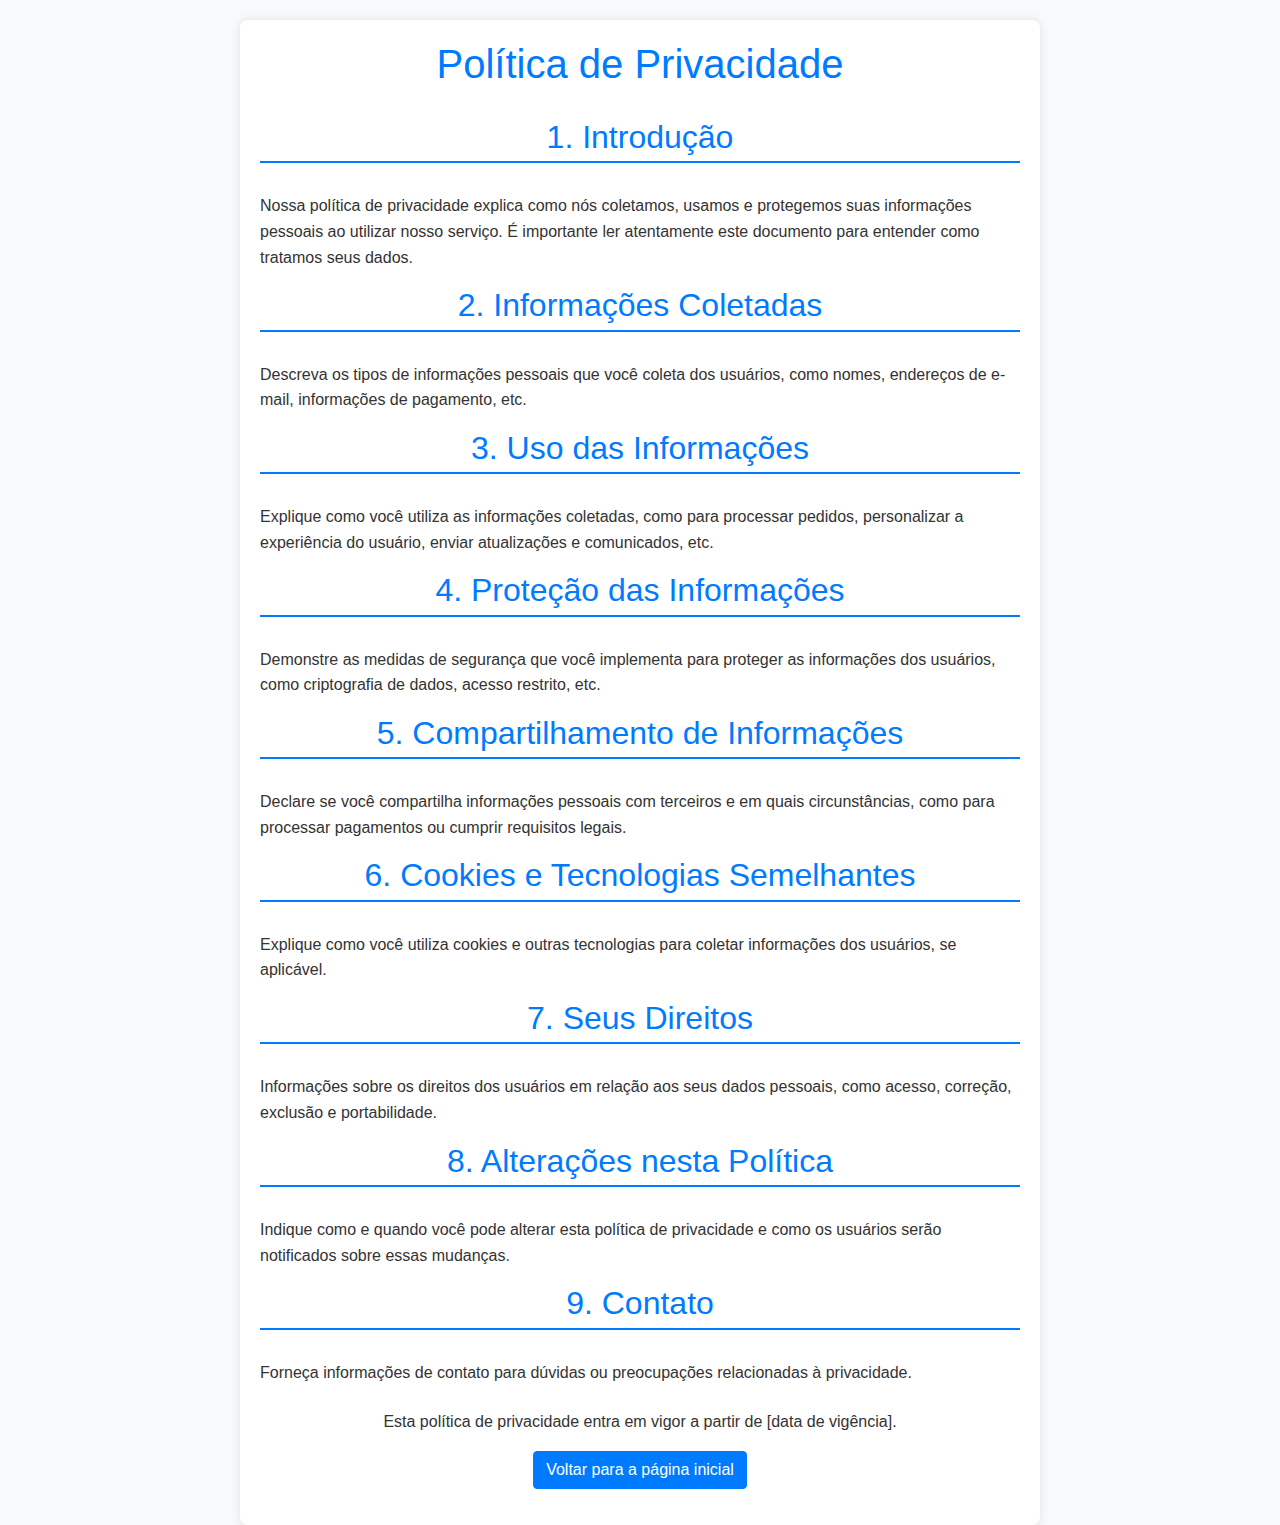
<file: templates/privacy.html>
<!DOCTYPE html>
<html lang="pt-BR">

<head>
    <meta charset="UTF-8">
    <meta name="viewport" content="width=device-width, initial-scale=1.0">
    <title>Política de Privacidade - Meu Site com Flask</title>
    <link href="https://maxcdn.bootstrapcdn.com/bootstrap/4.0.0/css/bootstrap.min.css" rel="stylesheet">
    <style>
        body {
            font-family: 'Arial', sans-serif;
            background-color: #f8f9fa;
            color: #333;
            padding-top: 20px;
        }

        .container {
            max-width: 800px;
            margin: 0 auto;
            padding: 20px;
            background-color: #fff;
            border-radius: 8px;
            box-shadow: 0 0 10px rgba(0, 0, 0, 0.1);
        }

        h1,
        h2 {
            color: #007bff;
            text-align: center;
            margin-bottom: 30px;
        }

        h2 {
            border-bottom: 2px solid #007bff;
            padding-bottom: 5px;
        }

        p {
            line-height: 1.6;
        }

        a {
            color: #007bff;
            text-decoration: none;
        }

        a:hover {
            text-decoration: underline;
        }

        .btn-primary {
            background-color: #007bff;
            border-color: #007bff;
        }

        .btn-primary:hover {
            background-color: #0056b3;
            border-color: #0056b3;
        }
    </style>
</head>

<body>
    <div class="container">
        <h1>Política de Privacidade</h1>

        <h2>1. Introdução</h2>
        <p>Nossa política de privacidade explica como nós coletamos, usamos e protegemos suas informações pessoais ao utilizar nosso serviço. É importante ler atentamente este documento para entender como tratamos seus dados.</p>

        <h2>2. Informações Coletadas</h2>
        <p>Descreva os tipos de informações pessoais que você coleta dos usuários, como nomes, endereços de e-mail, informações de pagamento, etc.</p>

        <h2>3. Uso das Informações</h2>
        <p>Explique como você utiliza as informações coletadas, como para processar pedidos, personalizar a experiência do usuário, enviar atualizações e comunicados, etc.</p>

        <h2>4. Proteção das Informações</h2>
        <p>Demonstre as medidas de segurança que você implementa para proteger as informações dos usuários, como criptografia de dados, acesso restrito, etc.</p>

        <h2>5. Compartilhamento de Informações</h2>
        <p>Declare se você compartilha informações pessoais com terceiros e em quais circunstâncias, como para processar pagamentos ou cumprir requisitos legais.</p>

        <h2>6. Cookies e Tecnologias Semelhantes</h2>
        <p>Explique como você utiliza cookies e outras tecnologias para coletar informações dos usuários, se aplicável.</p>

        <h2>7. Seus Direitos</h2>
        <p>Informações sobre os direitos dos usuários em relação aos seus dados pessoais, como acesso, correção, exclusão e portabilidade.</p>

        <h2>8. Alterações nesta Política</h2>
        <p>Indique como e quando você pode alterar esta política de privacidade e como os usuários serão notificados sobre essas mudanças.</p>

        <h2>9. Contato</h2>
        <p>Forneça informações de contato para dúvidas ou preocupações relacionadas à privacidade.</p>

        <p class="text-center mt-4">
            Esta política de privacidade entra em vigor a partir de [data de vigência].
            <br><a href="{{ url_for('home') }}" class="btn btn-primary mt-3">Voltar para a página inicial</a>
        </p>
    </div>

    <!-- Scripts JavaScript -->
    <script src="https://code.jquery.com/jquery-3.2.1.slim.min.js"></script>
    <script src="https://cdnjs.cloudflare.com/ajax/libs/popper.js/1.12.9/umd/popper.min.js"></script>
    <script src="https://maxcdn.bootstrapcdn.com/bootstrap/4.0.0/js/bootstrap.min.js"></script>
</body>

</html>
</file>
